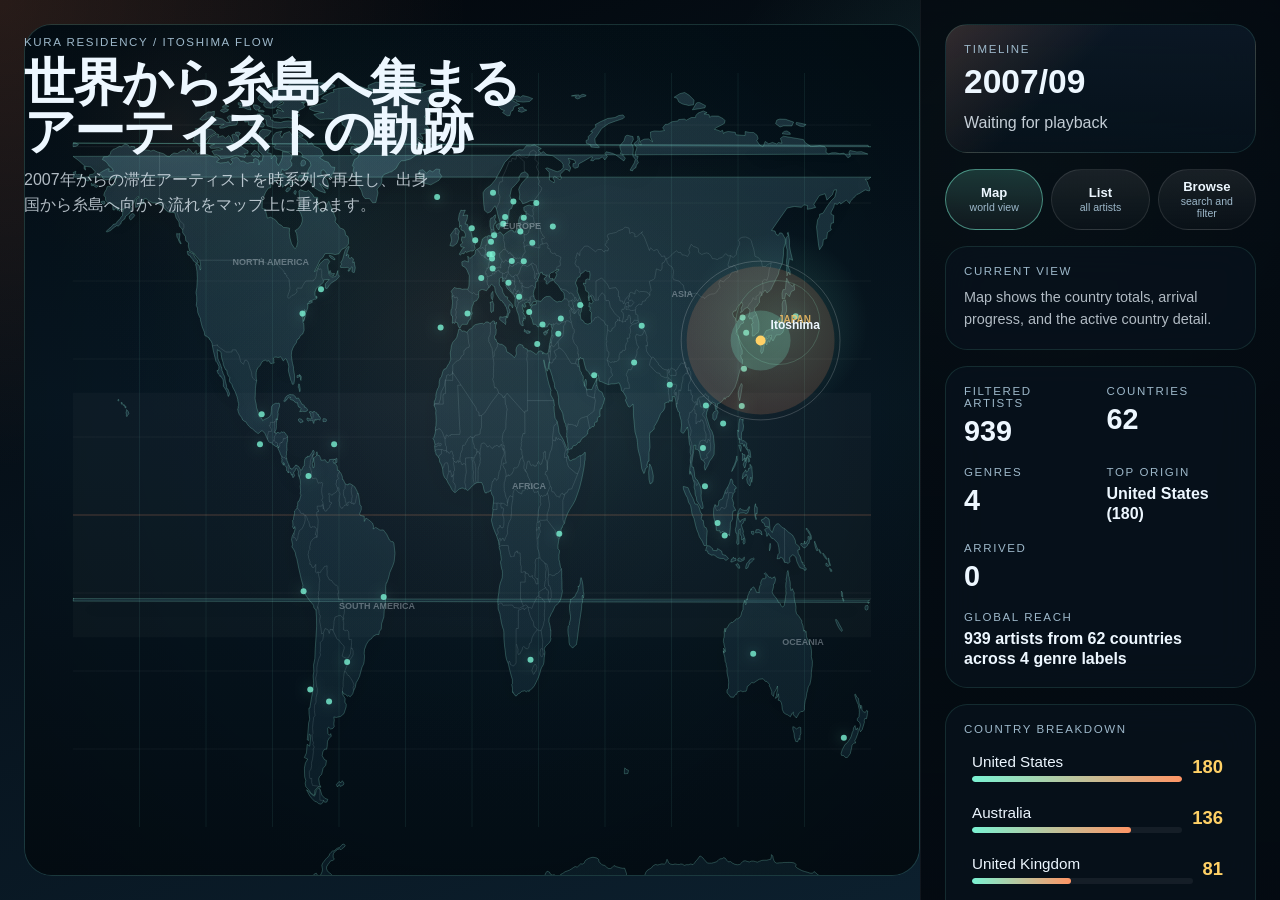
<file: index.html>
<!DOCTYPE html>
<html lang="ja">
  <head>
    <meta charset="UTF-8" />
    <meta name="viewport" content="width=device-width, initial-scale=1.0" />
    <title>Kura Residency Atlas</title>
    <link rel="stylesheet" href="./style.css" />
  </head>
  <body>
    <div class="app-shell">
      <main class="canvas-column">
        <section class="main-view is-active" data-main-panel="overview">
        <div class="hero-copy">
          <p class="eyebrow">Kura Residency / Itoshima Flow</p>
          <h1>世界から糸島へ集まるアーティストの軌跡</h1>
          <p class="description">
            2007年からの滞在アーティストを時系列で再生し、出身国から糸島へ向かう流れをマップ上に重ねます。
          </p>
        </div>
        <div id="sketch-root"></div>
        </section>

        <section class="main-view" data-main-panel="directory" hidden>
          <div class="main-stage">
            <section class="main-panel">
              <div class="main-panel-headline">
                <p class="eyebrow">Artist Directory</p>
                <h2>All Artists In One Place</h2>
                <p class="description">
                  Browse the full residency history as cards or as a monthly timeline. Search across artist names, countries, genres, and dates.
                </p>
              </div>
              <div class="directory-toolbar">
                <label class="control-row" for="directory-search">
                  <span>Search</span>
                  <input id="directory-search" type="search" placeholder="Artist, country, genre, month..." />
                </label>
                <div class="filter-grid directory-toolbar-grid">
                  <label class="control-row" for="directory-sort">
                    <span>Sort</span>
                    <select id="directory-sort">
                      <option value="date-desc">Newest First</option>
                      <option value="date-asc">Oldest First</option>
                      <option value="artist-asc">Artist A-Z</option>
                      <option value="country-asc">Country A-Z</option>
                    </select>
                  </label>
                  <div class="control-row">
                    <span>View</span>
                    <div class="view-toggle" id="directory-view-toggle">
                      <button type="button" class="view-toggle-button is-active" data-directory-view="cards">Cards</button>
                      <button type="button" class="view-toggle-button" data-directory-view="timeline">Timeline</button>
                    </div>
                  </div>
                </div>
              </div>
              <div id="directory-summary" class="directory-summary">Loading artists...</div>
              <div id="directory-list" class="directory-list directory-list-main"></div>
            </section>
          </div>
        </section>

        <section class="main-view" data-main-panel="filters" hidden>
          <div class="main-stage">
            <section class="main-panel main-panel-wide">
              <div class="main-panel-headline">
                <p class="eyebrow">Browse Mode</p>
                <h2>Filter The Residency Archive</h2>
                <p class="description">
                  Narrow the archive by period, country, and genre, then review the matching artists without the map getting in the way.
                </p>
              </div>
              <div class="filter-grid main-filter-grid">
                <label class="control-row" for="filter-start">
                  <span>From</span>
                  <select id="filter-start"></select>
                </label>
                <label class="control-row" for="filter-end">
                  <span>To</span>
                  <select id="filter-end"></select>
                </label>
                <label class="control-row" for="filter-country">
                  <span>Country</span>
                  <select id="filter-country"></select>
                </label>
                <label class="control-row" for="filter-genre">
                  <span>Genre</span>
                  <select id="filter-genre"></select>
                </label>
              </div>
              <div class="panel-label panel-label-spaced">Playback</div>
              <label class="control-row" for="speed-control">
                <span>Speed</span>
                <input id="speed-control" type="range" min="0.4" max="3" value="1.25" step="0.05" />
              </label>
              <div class="button-row">
                <button id="toggle-play" type="button">Pause</button>
                <button id="restart-play" type="button">Restart</button>
              </div>
            </section>

            <section class="main-panel">
              <div class="panel-label">Yearly Intake</div>
              <div id="browse-chart-summary" class="directory-summary">Loading yearly totals...</div>
              <div id="browse-year-chart" class="year-chart"></div>
              <div class="panel-label">Filtered Results</div>
              <div id="browse-summary" class="directory-summary">Loading filtered artists...</div>
              <div id="browse-list" class="directory-list directory-list-main"></div>
            </section>
          </div>
        </section>
      </main>

      <aside class="sidebar">
        <section class="panel panel-primary">
          <div class="panel-label">Timeline</div>
          <div id="current-date" class="big-date">Loading...</div>
          <div id="current-artist" class="current-artist">Preparing data...</div>
        </section>

        <section class="sidebar-tabs" aria-label="Sidebar sections">
          <button class="sidebar-tab is-active" type="button" data-sidebar-tab="overview">
            <span class="sidebar-tab-title">Map</span>
            <span class="sidebar-tab-note">world view</span>
          </button>
          <button class="sidebar-tab" type="button" data-sidebar-tab="directory">
            <span class="sidebar-tab-title">List</span>
            <span class="sidebar-tab-note">all artists</span>
          </button>
          <button class="sidebar-tab" type="button" data-sidebar-tab="filters">
            <span class="sidebar-tab-title">Browse</span>
            <span class="sidebar-tab-note">search and filter</span>
          </button>
        </section>

        <div class="sidebar-view is-active" data-sidebar-panel="overview">
          <section class="panel panel-helper">
            <div class="panel-label">Current View</div>
            <p class="panel-helper-copy">Map shows the country totals, arrival progress, and the active country detail.</p>
          </section>
          <section class="panel stats-grid">
            <div>
              <div class="stat-label">Filtered Artists</div>
              <div id="total-artists" class="stat-value">0</div>
            </div>
            <div>
              <div class="stat-label">Countries</div>
              <div id="country-count" class="stat-value">0</div>
            </div>
            <div>
              <div class="stat-label">Genres</div>
              <div id="genre-count" class="stat-value">0</div>
            </div>
            <div>
              <div class="stat-label">Top Origin</div>
              <div id="top-country" class="stat-value stat-value-small">-</div>
            </div>
            <div>
              <div class="stat-label">Arrived</div>
              <div id="arrived-count" class="stat-value">0</div>
            </div>
            <div class="stat-card-wide">
              <div class="stat-label">Global Reach</div>
              <div id="global-summary" class="stat-value stat-value-small">Building global map view...</div>
            </div>
          </section>

          <section class="panel">
            <div class="panel-label">Country Breakdown</div>
            <div id="country-list" class="country-list"></div>
          </section>

          <section class="panel">
            <div class="panel-label">Country Detail</div>
            <div id="country-detail" class="country-detail">
              <div id="detail-empty" class="detail-empty">Click a country dot on the map.</div>
              <div id="detail-content" class="detail-content" hidden>
                <div id="detail-country" class="detail-country">-</div>
                <div class="detail-stats">
                  <div><span class="detail-stat-label">Artists</span><span id="detail-count" class="detail-stat-value">0</span></div>
                  <div><span class="detail-stat-label">First</span><span id="detail-first" class="detail-stat-value">-</span></div>
                  <div><span class="detail-stat-label">Latest</span><span id="detail-latest" class="detail-stat-value">-</span></div>
                </div>
                <div id="detail-artists" class="detail-artists"></div>
              </div>
            </div>
          </section>
        </div>

        <div class="sidebar-view" data-sidebar-panel="filters" hidden>
          <section class="panel panel-helper">
            <div class="panel-label">Current View</div>
            <p class="panel-helper-copy">Browse now uses the main stage. Adjust filters in the center panel and use this sidebar to keep summary context.</p>
          </section>
        </div>

        <div class="sidebar-view" data-sidebar-panel="directory" hidden>
          <section class="panel panel-helper">
            <div class="panel-label">Current View</div>
            <p class="panel-helper-copy">List now fills the main stage. Search, sort, and view switches live in the center so the mode change is obvious.</p>
          </section>
        </div>
      </aside>
    </div>

    <script src="./data/visualization-data.js"></script>
    <script src="./data/world-land.js"></script>
    <script src="./data/world-countries.js"></script>
    <script src="./sketch.js"></script>
  </body>
</html>
</file>
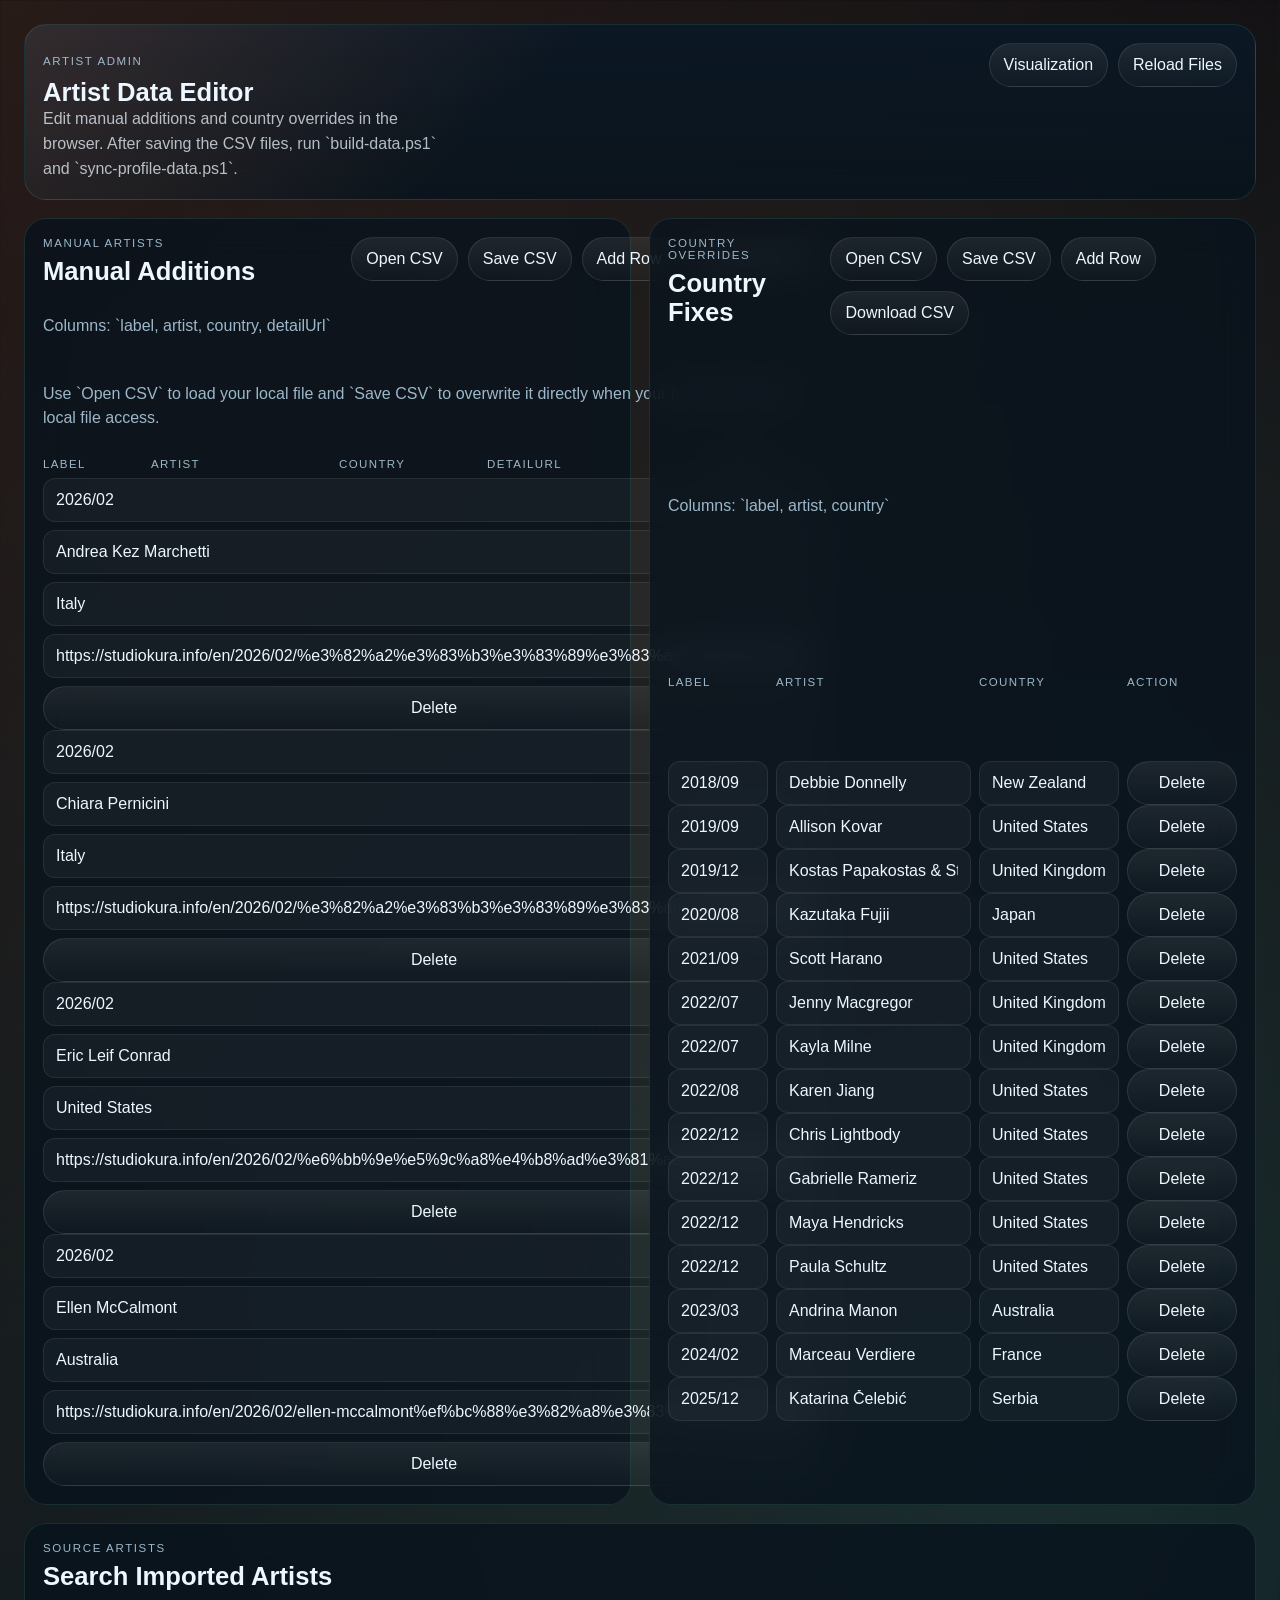
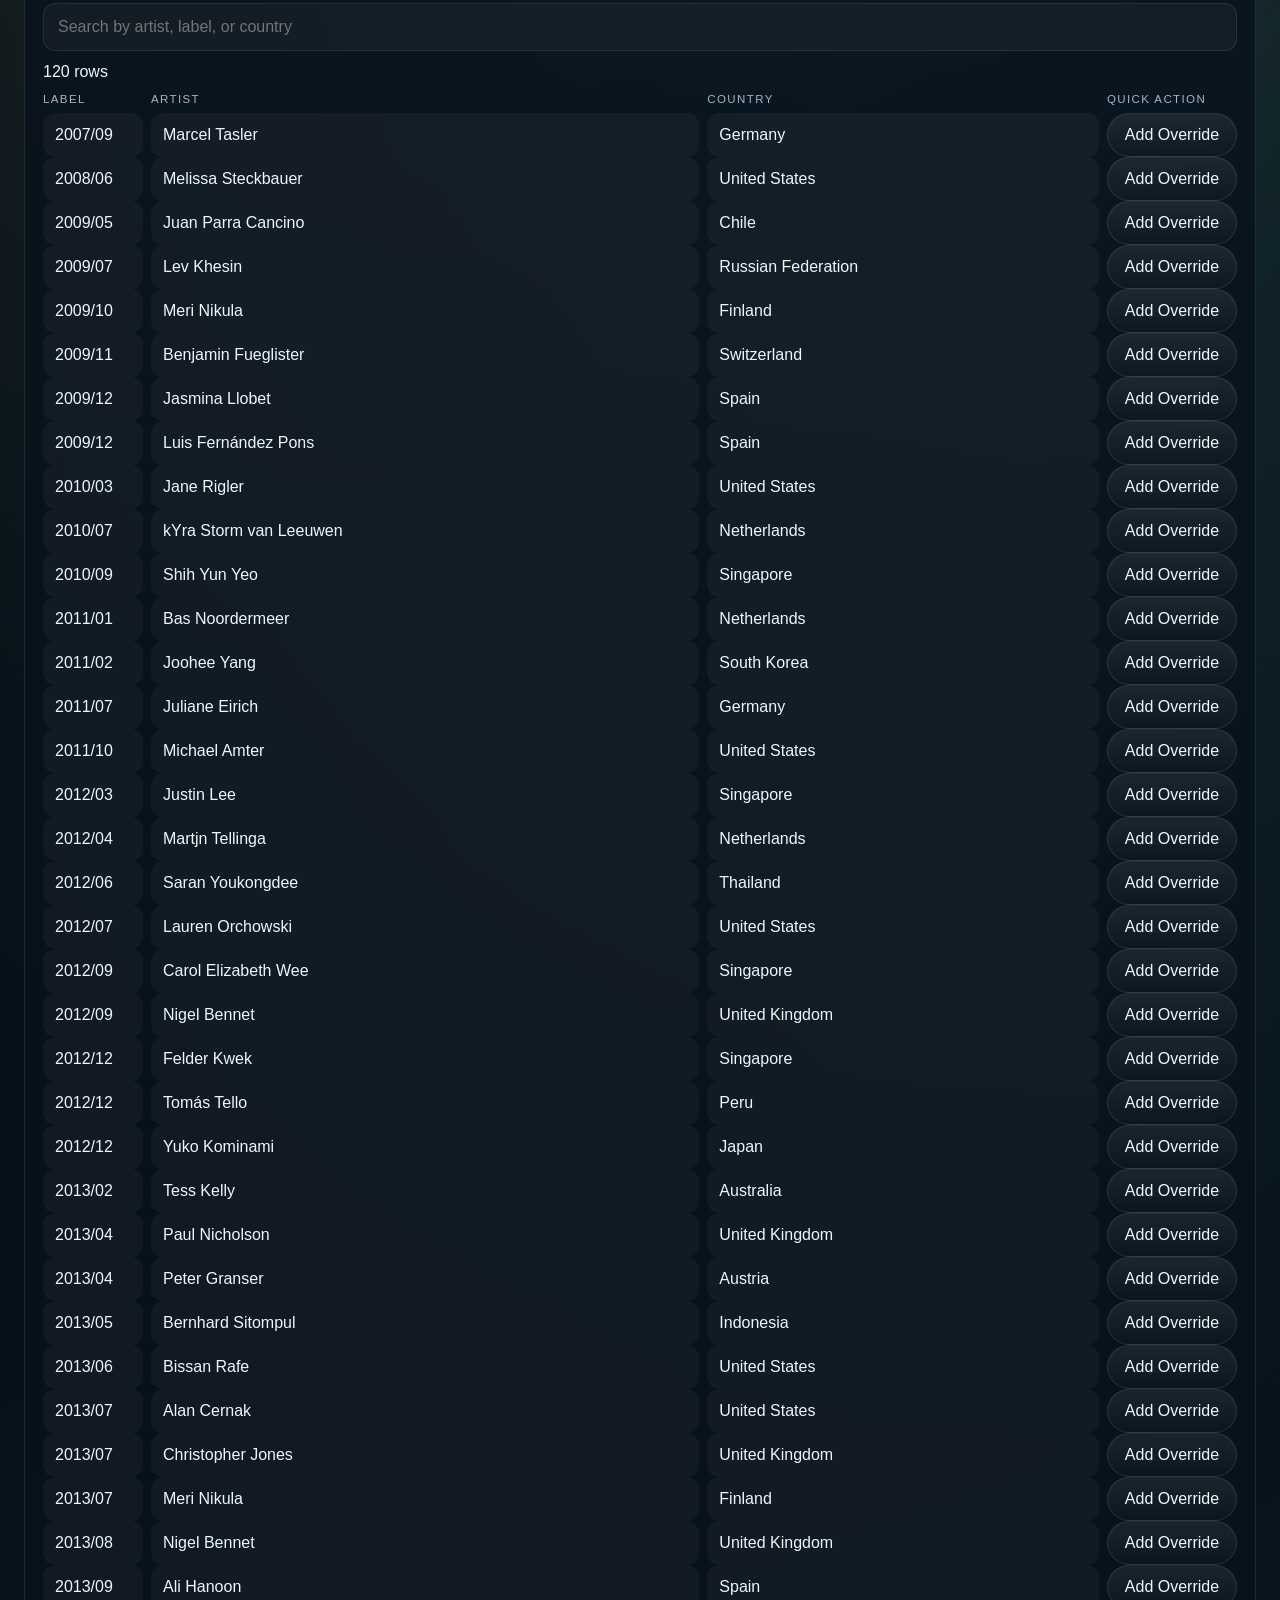
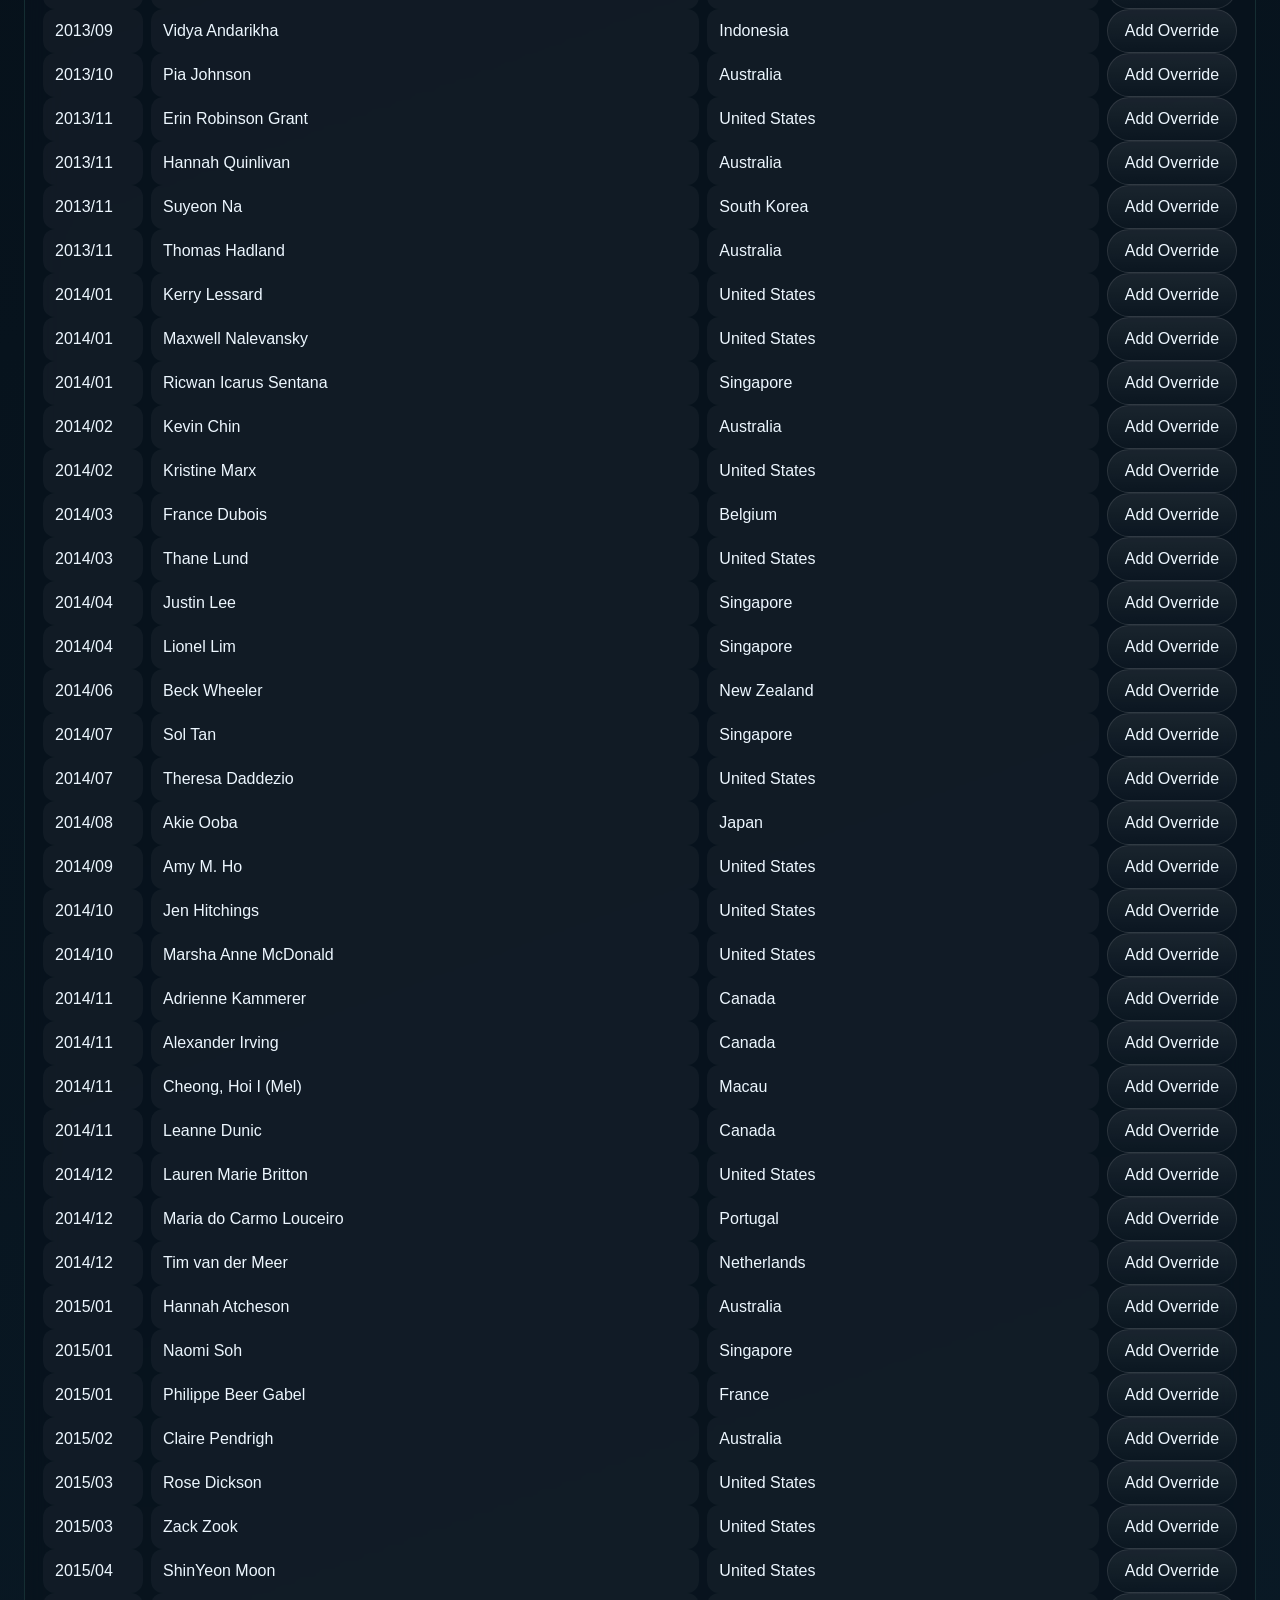
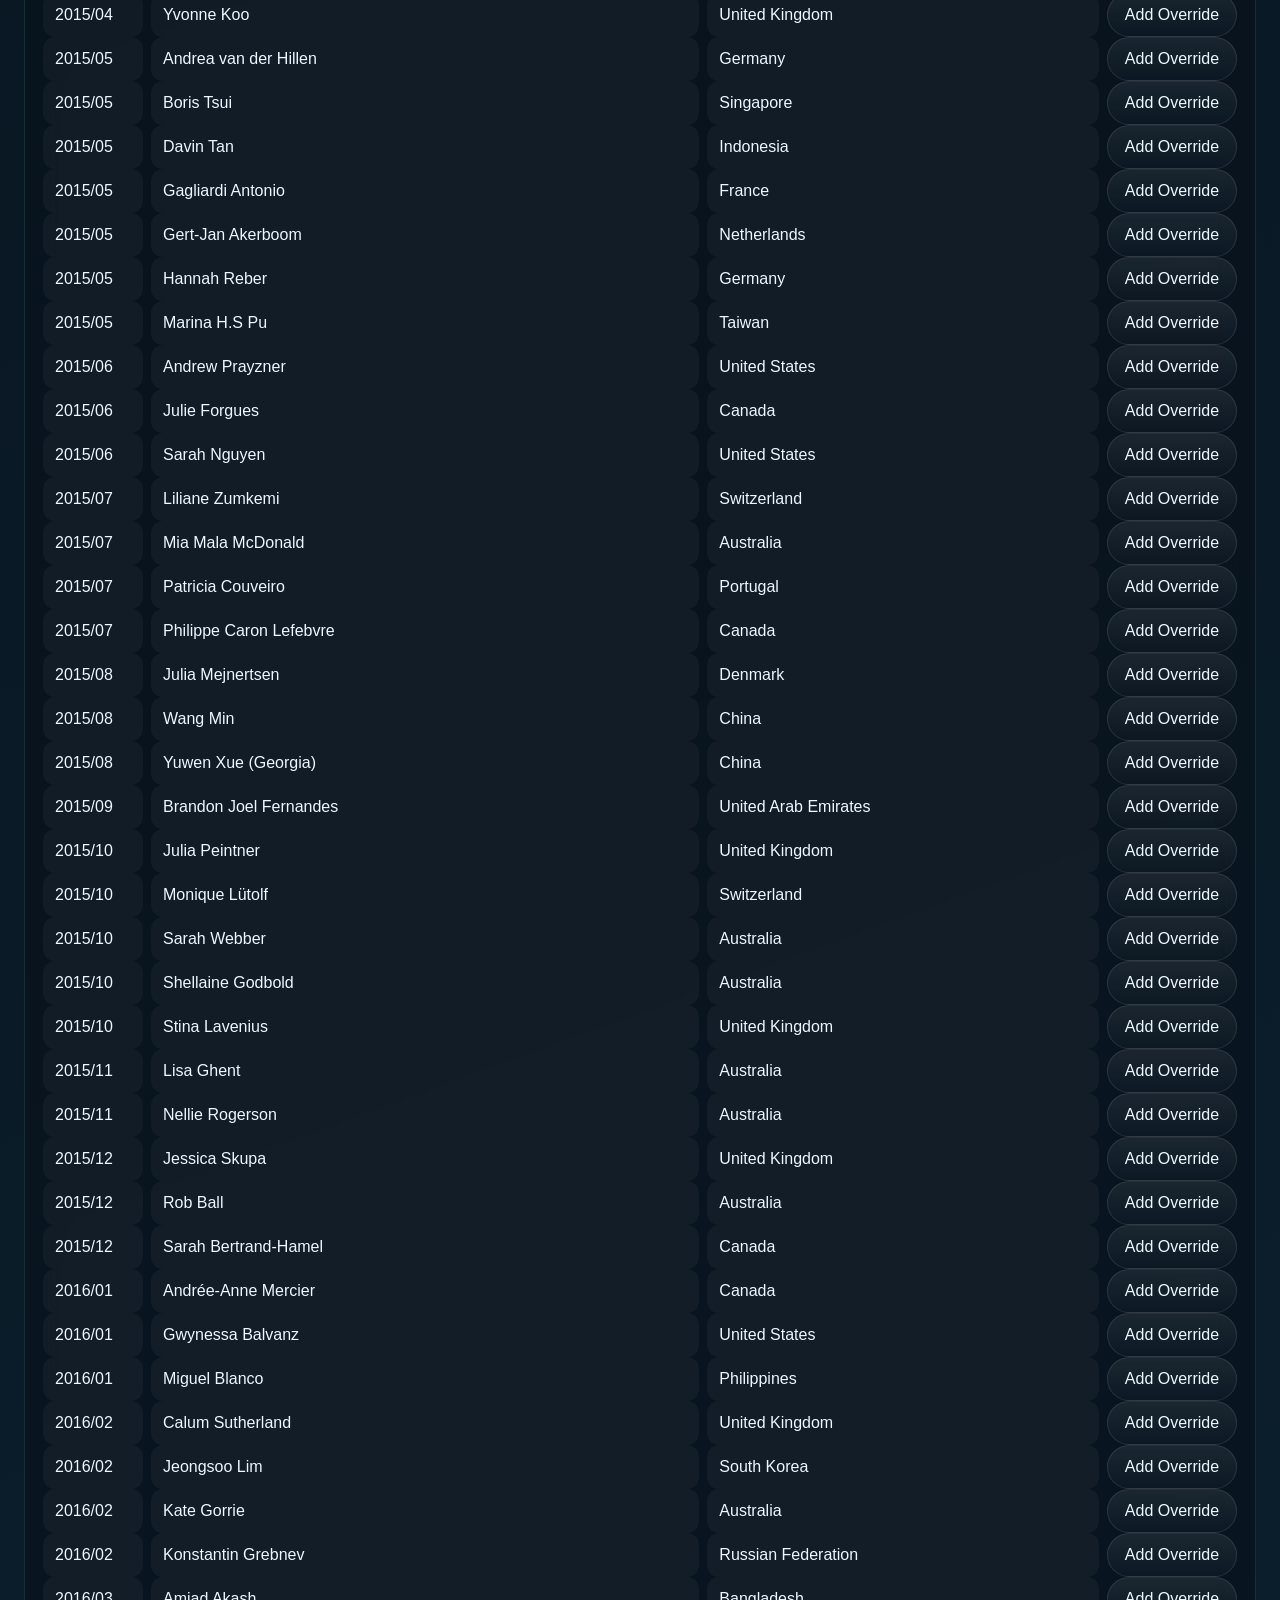
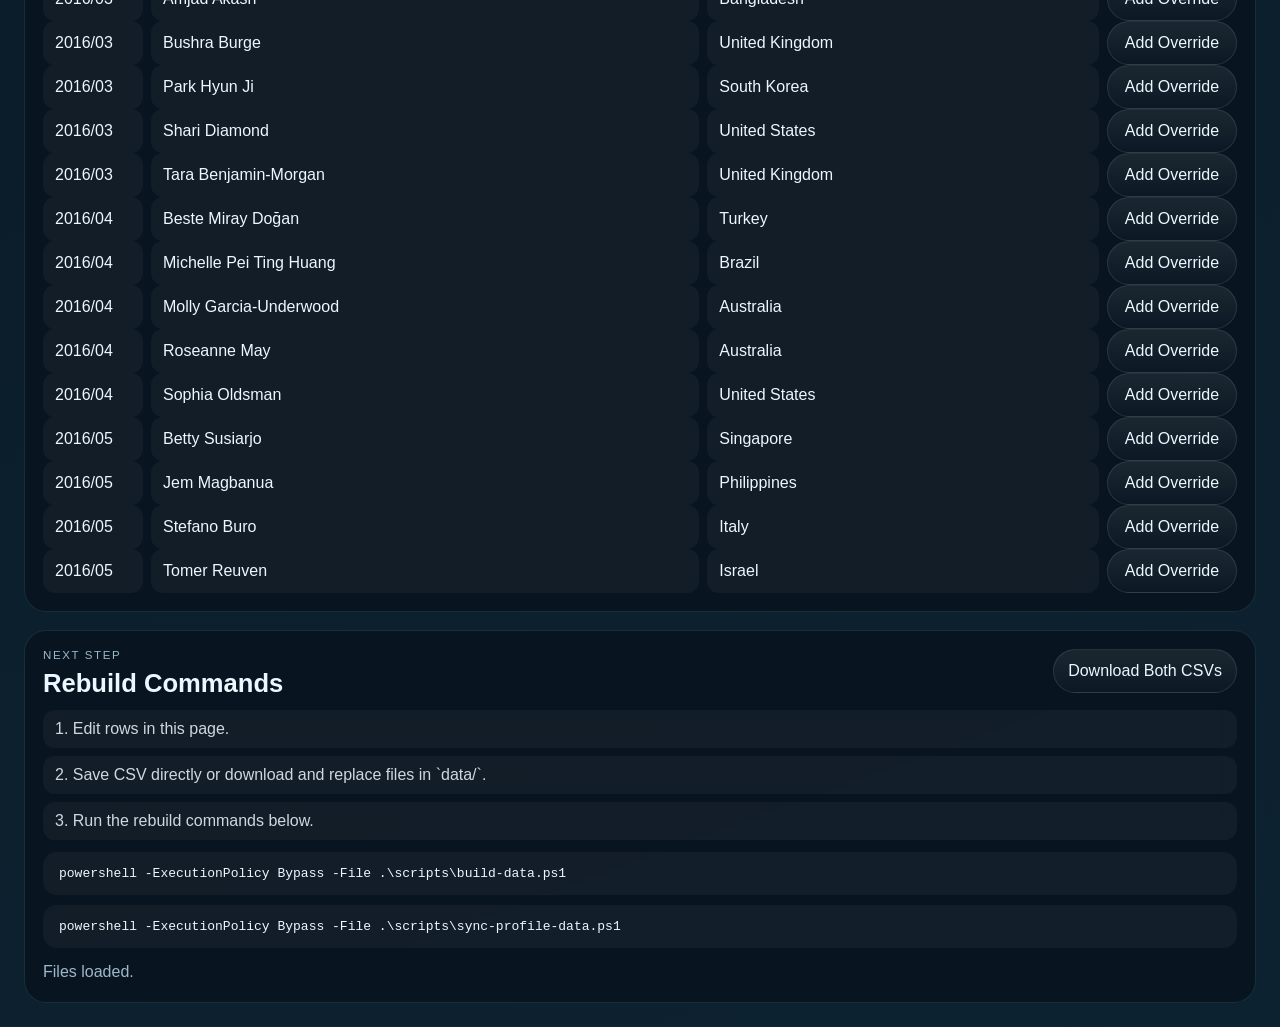
<file: editor.html>
<!DOCTYPE html>
<html lang="en">
  <head>
    <meta charset="UTF-8" />
    <meta name="viewport" content="width=device-width, initial-scale=1.0" />
    <title>Kura Artist Editor</title>
    <link rel="stylesheet" href="./style.css" />
  </head>
  <body class="editor-body">
    <div class="editor-shell">
      <header class="editor-hero panel panel-primary">
        <div>
          <p class="eyebrow">Artist Admin</p>
          <h1>Artist Data Editor</h1>
          <p class="description">
            Edit manual additions and country overrides in the browser. After saving the CSV files, run
            `build-data.ps1` and `sync-profile-data.ps1`.
          </p>
        </div>
        <div class="editor-hero-actions">
          <a class="editor-link-button" href="./index.html">Visualization</a>
          <button id="reload-data" type="button">Reload Files</button>
        </div>
      </header>

      <main class="editor-grid">
        <section class="panel editor-panel">
          <div class="editor-panel-head">
            <div>
              <div class="panel-label">Manual Artists</div>
              <h2>Manual Additions</h2>
            </div>
            <div class="editor-actions">
              <button id="open-manual-file" type="button">Open CSV</button>
              <button id="save-manual-file" type="button">Save CSV</button>
              <button id="add-manual-row" type="button">Add Row</button>
              <button id="download-manual" type="button">Download CSV</button>
            </div>
          </div>
          <p class="editor-note">Columns: `label, artist, country, detailUrl`</p>
          <p class="editor-note">Use `Open CSV` to load your local file and `Save CSV` to overwrite it directly when your browser supports local file access.</p>
          <div id="manual-table" class="editor-table"></div>
        </section>

        <section class="panel editor-panel">
          <div class="editor-panel-head">
            <div>
              <div class="panel-label">Country Overrides</div>
              <h2>Country Fixes</h2>
            </div>
            <div class="editor-actions">
              <button id="open-override-file" type="button">Open CSV</button>
              <button id="save-override-file" type="button">Save CSV</button>
              <button id="add-override-row" type="button">Add Row</button>
              <button id="download-overrides" type="button">Download CSV</button>
            </div>
          </div>
          <p class="editor-note">Columns: `label, artist, country`</p>
          <div id="override-table" class="editor-table"></div>
        </section>

        <section class="panel editor-panel editor-panel-wide">
          <div class="editor-panel-head">
            <div>
              <div class="panel-label">Source Artists</div>
              <h2>Search Imported Artists</h2>
            </div>
          </div>
          <div class="editor-search-bar">
            <input id="source-search" type="search" placeholder="Search by artist, label, or country" />
            <span id="source-count" class="editor-count">0 rows</span>
          </div>
          <div id="source-table" class="editor-table editor-table-readonly"></div>
        </section>

        <section class="panel editor-panel editor-panel-wide">
          <div class="editor-panel-head">
            <div>
              <div class="panel-label">Next Step</div>
              <h2>Rebuild Commands</h2>
            </div>
            <div class="editor-actions">
              <button id="export-all" type="button">Download Both CSVs</button>
            </div>
          </div>
          <div class="editor-checklist">
            <div class="editor-check-item">1. Edit rows in this page.</div>
            <div class="editor-check-item">2. Save CSV directly or download and replace files in `data/`.</div>
            <div class="editor-check-item">3. Run the rebuild commands below.</div>
          </div>
          <div class="editor-command-block">
            <code>powershell -ExecutionPolicy Bypass -File .\scripts\build-data.ps1</code>
            <code>powershell -ExecutionPolicy Bypass -File .\scripts\sync-profile-data.ps1</code>
          </div>
          <div id="editor-status" class="editor-status">Files loaded.</div>
        </section>
      </main>
    </div>

    <script src="./data/artists-data.js"></script>
    <script src="./editor.js"></script>
  </body>
</html>
</file>
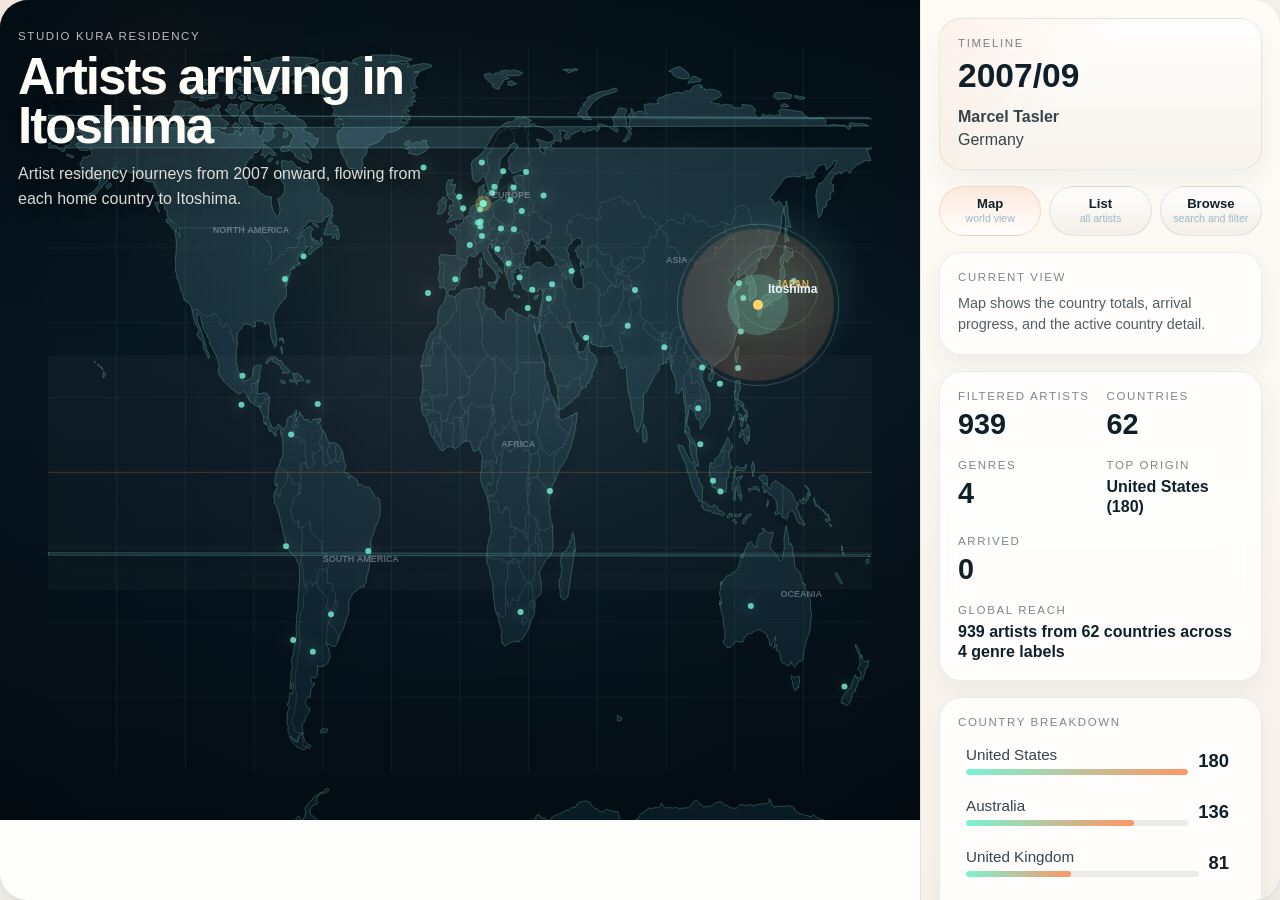
<file: embed.html>
<!DOCTYPE html>
<html lang="ja">
  <head>
    <meta charset="UTF-8" />
    <meta name="viewport" content="width=device-width, initial-scale=1.0" />
    <title>Kura Residency Atlas Embed</title>
    <link rel="stylesheet" href="./style.css" />
  </head>
  <body class="embed-mode">
    <div class="app-shell">
      <main class="canvas-column">
        <section class="main-view is-active" data-main-panel="overview">
          <div class="hero-copy">
            <p class="eyebrow">Studio Kura Residency</p>
            <h1>Artists arriving in Itoshima</h1>
            <p class="description">
              Artist residency journeys from 2007 onward, flowing from each home country to Itoshima.
            </p>
          </div>
          <div id="sketch-root"></div>
        </section>

        <section class="main-view" data-main-panel="directory" hidden>
          <div class="main-stage">
            <section class="main-panel">
              <div class="main-panel-headline">
                <p class="eyebrow">Artist Directory</p>
                <h2>All Artists In One Place</h2>
                <p class="description">
                  Browse the full residency history as cards or as a monthly timeline. Search across artist names, countries, genres, and dates.
                </p>
              </div>
              <div class="directory-toolbar">
                <label class="control-row" for="directory-search">
                  <span>Search</span>
                  <input id="directory-search" type="search" placeholder="Artist, country, genre, month..." />
                </label>
                <div class="filter-grid directory-toolbar-grid">
                  <label class="control-row" for="directory-sort">
                    <span>Sort</span>
                    <select id="directory-sort">
                      <option value="date-desc">Newest First</option>
                      <option value="date-asc">Oldest First</option>
                      <option value="artist-asc">Artist A-Z</option>
                      <option value="country-asc">Country A-Z</option>
                    </select>
                  </label>
                  <div class="control-row">
                    <span>View</span>
                    <div class="view-toggle" id="directory-view-toggle">
                      <button type="button" class="view-toggle-button is-active" data-directory-view="cards">Cards</button>
                      <button type="button" class="view-toggle-button" data-directory-view="timeline">Timeline</button>
                    </div>
                  </div>
                </div>
              </div>
              <div id="directory-summary" class="directory-summary">Loading artists...</div>
              <div id="directory-list" class="directory-list directory-list-main"></div>
            </section>
          </div>
        </section>

        <section class="main-view" data-main-panel="filters" hidden>
          <div class="main-stage">
            <section class="main-panel main-panel-wide">
              <div class="main-panel-headline">
                <p class="eyebrow">Browse Mode</p>
                <h2>Filter The Residency Archive</h2>
                <p class="description">
                  Narrow the archive by period, country, and genre, then review the matching artists without the map getting in the way.
                </p>
              </div>
              <div class="filter-grid main-filter-grid">
                <label class="control-row" for="filter-start">
                  <span>From</span>
                  <select id="filter-start"></select>
                </label>
                <label class="control-row" for="filter-end">
                  <span>To</span>
                  <select id="filter-end"></select>
                </label>
                <label class="control-row" for="filter-country">
                  <span>Country</span>
                  <select id="filter-country"></select>
                </label>
                <label class="control-row" for="filter-genre">
                  <span>Genre</span>
                  <select id="filter-genre"></select>
                </label>
              </div>
              <div class="panel-label panel-label-spaced">Playback</div>
              <label class="control-row" for="speed-control">
                <span>Speed</span>
                <input id="speed-control" type="range" min="0.4" max="3" value="1.25" step="0.05" />
              </label>
              <div class="button-row">
                <button id="toggle-play" type="button">Pause</button>
                <button id="restart-play" type="button">Restart</button>
              </div>
            </section>

            <section class="main-panel">
              <div class="panel-label">Yearly Intake</div>
              <div id="browse-chart-summary" class="directory-summary">Loading yearly totals...</div>
              <div id="browse-year-chart" class="year-chart"></div>
              <div class="panel-label">Filtered Results</div>
              <div id="browse-summary" class="directory-summary">Loading filtered artists...</div>
              <div id="browse-list" class="directory-list directory-list-main"></div>
            </section>
          </div>
        </section>
      </main>

      <aside class="sidebar">
        <section class="panel panel-primary">
          <div class="panel-label">Timeline</div>
          <div id="current-date" class="big-date">Loading...</div>
          <div id="current-artist" class="current-artist">Preparing data...</div>
        </section>

        <section class="sidebar-tabs" aria-label="Sidebar sections">
          <button class="sidebar-tab is-active" type="button" data-sidebar-tab="overview">
            <span class="sidebar-tab-title">Map</span>
            <span class="sidebar-tab-note">world view</span>
          </button>
          <button class="sidebar-tab" type="button" data-sidebar-tab="directory">
            <span class="sidebar-tab-title">List</span>
            <span class="sidebar-tab-note">all artists</span>
          </button>
          <button class="sidebar-tab" type="button" data-sidebar-tab="filters">
            <span class="sidebar-tab-title">Browse</span>
            <span class="sidebar-tab-note">search and filter</span>
          </button>
        </section>

        <div class="sidebar-view is-active" data-sidebar-panel="overview">
          <section class="panel panel-helper">
            <div class="panel-label">Current View</div>
            <p class="panel-helper-copy">Map shows the country totals, arrival progress, and the active country detail.</p>
          </section>
          <section class="panel stats-grid">
            <div>
              <div class="stat-label">Filtered Artists</div>
              <div id="total-artists" class="stat-value">0</div>
            </div>
            <div>
              <div class="stat-label">Countries</div>
              <div id="country-count" class="stat-value">0</div>
            </div>
            <div>
              <div class="stat-label">Genres</div>
              <div id="genre-count" class="stat-value">0</div>
            </div>
            <div>
              <div class="stat-label">Top Origin</div>
              <div id="top-country" class="stat-value stat-value-small">-</div>
            </div>
            <div>
              <div class="stat-label">Arrived</div>
              <div id="arrived-count" class="stat-value">0</div>
            </div>
            <div class="stat-card-wide">
              <div class="stat-label">Global Reach</div>
              <div id="global-summary" class="stat-value stat-value-small">Building global map view...</div>
            </div>
          </section>

          <section class="panel">
            <div class="panel-label">Country Breakdown</div>
            <div id="country-list" class="country-list"></div>
          </section>

          <section class="panel">
            <div class="panel-label">Country Detail</div>
            <div id="country-detail" class="country-detail">
              <div id="detail-empty" class="detail-empty">Click a country dot on the map.</div>
              <div id="detail-content" class="detail-content" hidden>
                <div id="detail-country" class="detail-country">-</div>
                <div class="detail-stats">
                  <div><span class="detail-stat-label">Artists</span><span id="detail-count" class="detail-stat-value">0</span></div>
                  <div><span class="detail-stat-label">First</span><span id="detail-first" class="detail-stat-value">-</span></div>
                  <div><span class="detail-stat-label">Latest</span><span id="detail-latest" class="detail-stat-value">-</span></div>
                </div>
                <div id="detail-artists" class="detail-artists"></div>
              </div>
            </div>
          </section>
        </div>

        <div class="sidebar-view" data-sidebar-panel="filters" hidden>
          <section class="panel panel-helper">
            <div class="panel-label">Current View</div>
            <p class="panel-helper-copy">Browse now uses the main stage. Adjust filters in the center panel and use this sidebar to keep summary context.</p>
          </section>
        </div>

        <div class="sidebar-view" data-sidebar-panel="directory" hidden>
          <section class="panel panel-helper">
            <div class="panel-label">Current View</div>
            <p class="panel-helper-copy">List now fills the main stage. Search, sort, and view switches live in the center so the mode change is obvious.</p>
          </section>
        </div>
      </aside>
    </div>

    <script src="./data/visualization-data.js"></script>
    <script src="./data/world-land.js"></script>
    <script src="./data/world-countries.js"></script>
    <script src="./sketch.js"></script>
  </body>
</html>
</file>
<file: style.css>
:root {
  --bg: #07131d;
  --bg-soft: rgba(12, 29, 42, 0.72);
  --line: rgba(145, 226, 255, 0.25);
  --ink: #edf7ff;
  --muted: #9db8ca;
  --accent: #7af2d3;
  --accent-2: #ff9565;
  --accent-3: #ffd166;
  --panel: rgba(8, 18, 29, 0.78);
}

* {
  box-sizing: border-box;
}

html,
body {
  margin: 0;
  min-height: 100%;
  background:
    radial-gradient(circle at top left, rgba(255, 149, 101, 0.15), transparent 30%),
    radial-gradient(circle at 80% 20%, rgba(122, 242, 211, 0.12), transparent 26%),
    linear-gradient(160deg, #02060b 0%, #07131d 45%, #0d2231 100%);
  color: var(--ink);
  font-family: "Space Grotesk", "Noto Sans JP", sans-serif;
}

body {
  overflow: hidden;
}

body.embed-mode {
  background:
    radial-gradient(circle at top left, rgba(255, 149, 101, 0.1), transparent 26%),
    radial-gradient(circle at 80% 20%, rgba(122, 242, 211, 0.08), transparent 24%),
    #f6f4ef;
  color: #10202b;
}

.app-shell {
  display: grid;
  grid-template-columns: minmax(0, 1fr) 360px;
  min-height: 100vh;
}

.embed-mode .app-shell {
  min-height: 820px;
  background: rgba(255, 255, 255, 0.88);
  border-radius: 28px;
  overflow: hidden;
  box-shadow:
    0 24px 60px rgba(16, 32, 43, 0.08),
    0 4px 16px rgba(16, 32, 43, 0.06);
}

.canvas-column {
  position: relative;
  padding: 24px 0 24px 24px;
}

.embed-mode .canvas-column {
  padding: 0;
}

.main-view {
  min-height: calc(100vh - 48px);
}

.main-stage {
  min-height: calc(100vh - 48px);
  display: grid;
  gap: 18px;
  align-content: start;
  grid-template-columns: repeat(2, minmax(0, 1fr));
}

.hero-copy {
  position: absolute;
  z-index: 2;
  top: 24px;
  left: 24px;
  width: min(520px, calc(100% - 72px));
  pointer-events: none;
}

.embed-mode .hero-copy {
  top: 18px;
  left: 18px;
  width: min(420px, calc(100% - 36px));
}

.embed-mode .eyebrow {
  color: rgba(255, 255, 255, 0.72);
}

.embed-mode .hero-copy h1 {
  color: #fffdf8;
  text-shadow: 0 6px 24px rgba(0, 0, 0, 0.28);
}

.embed-mode .description {
  color: rgba(255, 250, 242, 0.86);
  text-shadow: 0 4px 18px rgba(0, 0, 0, 0.2);
}

.eyebrow,
.panel-label,
.stat-label {
  text-transform: uppercase;
  letter-spacing: 0.14em;
  font-size: 0.72rem;
  color: var(--muted);
}

.hero-copy h1 {
  margin: 8px 0 12px;
  font-size: clamp(2rem, 4vw, 4.5rem);
  line-height: 0.95;
  letter-spacing: -0.04em;
}

.description {
  margin: 0;
  max-width: 46ch;
  color: rgba(237, 247, 255, 0.74);
  line-height: 1.55;
}

.main-panel {
  padding: 28px;
  border-radius: 28px;
  background:
    linear-gradient(180deg, rgba(11, 24, 37, 0.95), rgba(7, 19, 29, 0.86));
  border: 1px solid rgba(122, 242, 211, 0.14);
  box-shadow:
    inset 0 0 0 1px rgba(255, 255, 255, 0.03),
    0 18px 44px rgba(0, 0, 0, 0.24);
}

.main-panel-wide {
  grid-column: 1 / -1;
}

.main-panel-headline {
  display: grid;
  gap: 10px;
  margin-bottom: 18px;
}

.main-panel-headline h2 {
  margin: 0;
  font-size: clamp(1.6rem, 2.4vw, 2.8rem);
  line-height: 1;
  letter-spacing: -0.04em;
}

#sketch-root {
  width: 100%;
  height: calc(100vh - 48px);
  border-radius: 28px;
  overflow: hidden;
  background:
    radial-gradient(circle at 78% 24%, rgba(122, 242, 211, 0.08), transparent 20%),
    radial-gradient(circle at 24% 16%, rgba(255, 149, 101, 0.08), transparent 24%),
    linear-gradient(180deg, rgba(7, 19, 29, 0.72), rgba(7, 19, 29, 0.26));
  border: 1px solid rgba(122, 242, 211, 0.16);
  box-shadow:
    inset 0 0 0 1px rgba(255, 255, 255, 0.03),
    inset 0 -80px 120px rgba(0, 0, 0, 0.24);
}

.embed-mode #sketch-root {
  height: 820px;
  border-radius: 0;
  border: 0;
}

.embed-mode .main-panel {
  border-radius: 0;
  border: 0;
  background: rgba(255, 255, 255, 0.92);
  box-shadow: none;
}

.sidebar {
  padding: 24px;
  display: grid;
  gap: 16px;
  align-content: start;
  overflow-y: auto;
  height: 100vh;
  background: linear-gradient(180deg, rgba(3, 8, 14, 0.75), rgba(3, 8, 14, 0.9));
  border-left: 1px solid rgba(255, 255, 255, 0.05);
}

.embed-mode .sidebar {
  padding: 18px;
  background: linear-gradient(180deg, rgba(255, 252, 247, 0.96), rgba(246, 241, 233, 0.96));
  border-left: 1px solid rgba(16, 32, 43, 0.08);
}

.sidebar-tabs {
  display: grid;
  grid-template-columns: repeat(3, 1fr);
  gap: 8px;
}

.sidebar-tab {
  min-height: 42px;
  padding: 10px 12px;
  border-radius: 999px;
  display: grid;
  gap: 2px;
  justify-items: center;
  align-content: center;
  text-align: center;
}

.sidebar-tab-title {
  font-size: 0.82rem;
  font-weight: 700;
  line-height: 1.1;
}

.sidebar-tab-note {
  font-size: 0.66rem;
  color: var(--muted);
  line-height: 1.1;
}

.sidebar-tab.is-active {
  border-color: rgba(122, 242, 211, 0.5);
  background: linear-gradient(180deg, rgba(122, 242, 211, 0.18), rgba(255, 255, 255, 0.04));
}

.embed-mode .sidebar-tab.is-active {
  border-color: rgba(255, 149, 101, 0.32);
  background: linear-gradient(180deg, rgba(255, 149, 101, 0.16), rgba(255, 255, 255, 0.92));
}

.sidebar-view {
  display: grid;
  gap: 16px;
}

.panel-helper-copy {
  margin: 10px 0 0;
  color: rgba(237, 247, 255, 0.74);
  line-height: 1.5;
  font-size: 0.9rem;
}

.embed-mode .panel-helper-copy {
  color: rgba(16, 32, 43, 0.72);
}

.embed-mode .panel {
  background: rgba(255, 255, 255, 0.82);
  border-color: rgba(16, 32, 43, 0.08);
  box-shadow: 0 10px 24px rgba(16, 32, 43, 0.05);
}

.embed-mode .panel-primary {
  background:
    linear-gradient(135deg, rgba(255, 149, 101, 0.12), transparent 42%),
    linear-gradient(180deg, rgba(255, 255, 255, 0.96), rgba(247, 242, 234, 0.92));
}

.embed-mode .panel-label,
.embed-mode .stat-label {
  color: rgba(16, 32, 43, 0.54);
}

.embed-mode .big-date,
.embed-mode .stat-value,
.embed-mode .country-count {
  color: #10202b;
}

.embed-mode .current-artist,
.embed-mode .country-title,
.embed-mode .control-row {
  color: rgba(16, 32, 43, 0.84);
}

.embed-mode .country-bar {
  background: rgba(16, 32, 43, 0.08);
}

.embed-mode .detail-empty,
.embed-mode .detail-artist-date,
.embed-mode .detail-stat-label {
  color: rgba(16, 32, 43, 0.54);
}

.embed-mode .detail-artist {
  background: rgba(16, 32, 43, 0.05);
}

.embed-mode .detail-artist-link {
  color: #b85a2f;
}

.embed-mode .country-row:hover {
  background: rgba(16, 32, 43, 0.05);
}

.embed-mode .country-row.is-active {
  background: rgba(255, 149, 101, 0.12);
}

.embed-mode button {
  border-color: rgba(16, 32, 43, 0.1);
  background: linear-gradient(180deg, rgba(255, 255, 255, 0.96), rgba(243, 238, 230, 0.95));
  color: #10202b;
}

.embed-mode button:hover {
  border-color: rgba(255, 149, 101, 0.35);
}

.panel {
  padding: 18px;
  border-radius: 22px;
  background: var(--panel);
  border: 1px solid rgba(122, 242, 211, 0.12);
  backdrop-filter: blur(18px);
}

.panel-primary {
  background:
    linear-gradient(135deg, rgba(255, 149, 101, 0.16), transparent 40%),
    linear-gradient(180deg, rgba(11, 24, 37, 0.95), rgba(7, 19, 29, 0.82));
}

.big-date {
  margin-top: 10px;
  font-size: 2.1rem;
  font-weight: 700;
  line-height: 1;
}

.current-artist {
  margin-top: 12px;
  color: rgba(237, 247, 255, 0.82);
  line-height: 1.45;
}

.stats-grid {
  display: grid;
  grid-template-columns: 1fr 1fr;
  gap: 18px 12px;
}

.stat-card-wide {
  grid-column: 1 / -1;
}

.stat-value {
  margin-top: 6px;
  font-size: 1.8rem;
  font-weight: 700;
}

.stat-value-small {
  font-size: 1rem;
  line-height: 1.25;
}

.country-list {
  margin-top: 12px;
  max-height: 34vh;
  overflow: auto;
  display: grid;
  gap: 10px;
  padding-right: 6px;
}

.country-row {
  display: grid;
  grid-template-columns: minmax(0, 1fr) auto;
  gap: 10px;
  align-items: center;
  padding: 6px 8px;
  border-radius: 14px;
  cursor: pointer;
  transition: background 140ms ease;
}

.country-row:hover {
  background: rgba(255, 255, 255, 0.05);
}

.country-row.is-active {
  background: rgba(255, 209, 102, 0.12);
}

.country-name {
  display: grid;
  gap: 6px;
}

.country-title {
  display: flex;
  justify-content: space-between;
  gap: 8px;
  font-size: 0.95rem;
}

.country-bar {
  height: 6px;
  border-radius: 999px;
  background: rgba(255, 255, 255, 0.06);
  overflow: hidden;
}

.country-bar-fill {
  height: 100%;
  border-radius: inherit;
  background: linear-gradient(90deg, var(--accent), var(--accent-2));
}

.country-count {
  font-size: 1.15rem;
  font-weight: 700;
  color: var(--accent-3);
}

.country-detail {
  margin-top: 12px;
}

.detail-empty {
  color: rgba(237, 247, 255, 0.62);
  line-height: 1.5;
}

.detail-country {
  font-size: 1.25rem;
  font-weight: 700;
}

.detail-stats {
  margin-top: 12px;
  display: grid;
  grid-template-columns: repeat(3, 1fr);
  gap: 10px;
}

.detail-stat-label {
  display: block;
  font-size: 0.72rem;
  letter-spacing: 0.1em;
  text-transform: uppercase;
  color: var(--muted);
}

.detail-stat-value {
  display: block;
  margin-top: 4px;
  font-weight: 700;
}

.detail-artists {
  margin-top: 14px;
  max-height: 22vh;
  overflow: auto;
  display: grid;
  gap: 8px;
  padding-right: 6px;
}

.detail-artist {
  display: grid;
  grid-template-columns: minmax(0, 1fr);
  gap: 6px;
  align-items: start;
  padding: 8px 10px;
  border-radius: 12px;
  background: rgba(255, 255, 255, 0.05);
  line-height: 1.35;
}

.detail-artist-copy {
  min-width: 0;
}

.detail-artist-date {
  display: block;
  font-size: 0.76rem;
  color: var(--muted);
}

.detail-artist-link {
  display: inline-block;
  margin-top: 4px;
  color: var(--accent-3);
  text-decoration: none;
  font-size: 0.8rem;
}

.detail-artist-link:hover {
  text-decoration: underline;
}

.controls-panel {
  align-self: start;
}

.panel-label-spaced {
  margin-top: 16px;
}

.control-row {
  margin-top: 14px;
  display: grid;
  gap: 10px;
  color: rgba(237, 247, 255, 0.86);
}

.filter-grid {
  display: grid;
  grid-template-columns: 1fr 1fr;
  gap: 10px;
}

.directory-list {
  margin-top: 12px;
  max-height: 46vh;
  overflow: auto;
  display: grid;
  gap: 8px;
  padding-right: 6px;
}

.directory-list-main {
  max-height: 56vh;
}

.year-chart {
  margin: 12px 0 20px;
  display: grid;
  grid-template-columns: repeat(auto-fit, minmax(44px, 1fr));
  gap: 10px;
  align-items: end;
  min-height: 180px;
}

.year-bar {
  min-height: 180px;
  padding: 10px 6px 8px;
  border-radius: 18px;
  display: grid;
  gap: 8px;
  align-items: end;
  justify-items: center;
  background: rgba(255, 255, 255, 0.04);
}

.year-bar:hover {
  border-color: rgba(255, 209, 102, 0.35);
}

.year-bar.is-active {
  border-color: rgba(255, 209, 102, 0.55);
  background: linear-gradient(180deg, rgba(255, 209, 102, 0.16), rgba(255, 255, 255, 0.04));
}

.year-bar-count {
  font-size: 0.74rem;
  color: var(--muted);
}

.year-bar-track {
  width: 100%;
  height: 112px;
  display: flex;
  align-items: end;
  justify-content: center;
}

.year-bar-fill {
  width: 100%;
  max-width: 28px;
  min-height: 12px;
  border-radius: 999px 999px 8px 8px;
  background: linear-gradient(180deg, var(--accent), var(--accent-2));
  box-shadow: 0 8px 24px rgba(122, 242, 211, 0.18);
}

.year-bar-label {
  font-size: 0.72rem;
  color: rgba(237, 247, 255, 0.82);
  writing-mode: vertical-rl;
  text-orientation: mixed;
}

.directory-toolbar {
  display: grid;
  gap: 12px;
  margin-bottom: 12px;
}

.directory-toolbar-grid {
  align-items: start;
}

.directory-summary {
  margin-bottom: 12px;
  color: rgba(237, 247, 255, 0.72);
  line-height: 1.45;
  font-size: 0.84rem;
}

.view-toggle {
  display: grid;
  grid-template-columns: repeat(2, 1fr);
  gap: 8px;
}

.view-toggle-button {
  min-height: 42px;
  padding: 10px 12px;
}

.view-toggle-button.is-active {
  border-color: rgba(122, 242, 211, 0.5);
  background: linear-gradient(180deg, rgba(122, 242, 211, 0.18), rgba(255, 255, 255, 0.04));
}

.embed-mode .main-panel-headline h2 {
  color: #10202b;
}

.embed-mode .main-panel .eyebrow {
  color: rgba(16, 32, 43, 0.54);
}

.embed-mode .main-panel .description {
  color: rgba(16, 32, 43, 0.72);
  text-shadow: none;
}

.embed-mode .directory-summary {
  color: rgba(16, 32, 43, 0.68);
}

.embed-mode .year-bar {
  background: rgba(16, 32, 43, 0.05);
}

.embed-mode .year-bar.is-active {
  background: linear-gradient(180deg, rgba(255, 149, 101, 0.14), rgba(16, 32, 43, 0.03));
}

.embed-mode .year-bar-label,
.embed-mode .year-bar-count {
  color: rgba(16, 32, 43, 0.7);
}

.directory-card {
  padding: 10px 12px;
  border-radius: 14px;
  background: rgba(255, 255, 255, 0.05);
  display: grid;
  gap: 6px;
}

.directory-card-compact {
  gap: 4px;
}

.directory-title {
  display: flex;
  justify-content: space-between;
  gap: 8px;
  align-items: start;
  font-size: 0.92rem;
}

.directory-period {
  color: var(--accent-3);
  font-size: 0.76rem;
  white-space: nowrap;
}

.directory-meta {
  display: flex;
  flex-wrap: wrap;
  gap: 6px;
}

.directory-pill {
  display: inline-flex;
  align-items: center;
  padding: 4px 8px;
  border-radius: 999px;
  background: rgba(122, 242, 211, 0.1);
  color: rgba(237, 247, 255, 0.82);
  font-size: 0.74rem;
}

.directory-link {
  color: var(--accent-3);
  text-decoration: none;
  font-size: 0.8rem;
}

.directory-link:hover {
  text-decoration: underline;
}

.directory-group {
  display: grid;
  gap: 10px;
}

.directory-group-header {
  display: flex;
  justify-content: space-between;
  gap: 12px;
  align-items: center;
  padding-bottom: 6px;
  border-bottom: 1px solid rgba(255, 255, 255, 0.08);
  color: rgba(237, 247, 255, 0.88);
}

.directory-group-header span {
  color: var(--muted);
  font-size: 0.78rem;
}

.directory-group-list {
  display: grid;
  gap: 8px;
}

select {
  width: 100%;
  min-height: 42px;
  padding: 0 12px;
  border-radius: 12px;
  border: 1px solid rgba(255, 255, 255, 0.12);
  background: rgba(255, 255, 255, 0.05);
  color: var(--ink);
  font: inherit;
  color-scheme: dark;
}

select option {
  background: #0d2231;
  color: #edf7ff;
}

.embed-mode select {
  border-color: rgba(16, 32, 43, 0.12);
  background: rgba(255, 255, 255, 0.94);
  color: #10202b;
  color-scheme: light;
}

.embed-mode select option {
  background: #ffffff;
  color: #10202b;
}

input[type="range"] {
  width: 100%;
  accent-color: var(--accent-2);
}

input[type="search"] {
  width: 100%;
  min-height: 42px;
  padding: 0 12px;
  border-radius: 12px;
  border: 1px solid rgba(255, 255, 255, 0.12);
  background: rgba(255, 255, 255, 0.05);
  color: var(--ink);
  font: inherit;
}

.embed-mode input[type="search"] {
  border-color: rgba(16, 32, 43, 0.12);
  background: rgba(255, 255, 255, 0.94);
  color: #10202b;
}

.button-row {
  margin-top: 14px;
  display: grid;
  grid-template-columns: 1fr 1fr;
  gap: 10px;
}

button {
  padding: 12px 14px;
  border-radius: 999px;
  border: 1px solid rgba(255, 255, 255, 0.1);
  background: linear-gradient(180deg, rgba(255, 255, 255, 0.08), rgba(255, 255, 255, 0.02));
  color: var(--ink);
  font: inherit;
  cursor: pointer;
}

button:hover {
  border-color: rgba(122, 242, 211, 0.35);
}

@media (max-width: 1080px) {
  body {
    overflow: auto;
  }

  .app-shell {
    grid-template-columns: 1fr;
  }

  .canvas-column {
    padding: 16px 16px 0;
  }

  .main-view,
  .main-stage {
    min-height: auto;
  }

  .main-stage {
    grid-template-columns: 1fr;
  }

  #sketch-root {
    height: auto;
    aspect-ratio: 1.65 / 1;
    min-height: 320px;
    max-height: 56vw;
  }

  .sidebar {
    padding: 16px;
    grid-template-columns: 1fr;
    height: auto;
    overflow: visible;
    border-left: 0;
    border-top: 1px solid rgba(255, 255, 255, 0.05);
  }

  .country-list {
    max-height: 28vh;
  }

  .embed-mode .app-shell {
    min-height: auto;
  }

  .embed-mode #sketch-root {
    height: auto;
    aspect-ratio: 1.65 / 1;
    min-height: 320px;
    max-height: 58vw;
  }

  .hero-copy {
    width: min(360px, calc(100% - 32px));
  }

  .main-panel {
    padding: 20px;
    border-radius: 22px;
  }

  .hero-copy h1 {
    font-size: clamp(1.6rem, 8vw, 2.8rem);
  }

  .description {
    max-width: 34ch;
    font-size: 0.88rem;
  }

  .big-date {
    font-size: 1.8rem;
  }

  .current-artist {
    font-size: 0.92rem;
  }

  .stat-value {
    font-size: 1.55rem;
  }

  .stat-value-small,
  .country-count,
  .detail-country {
    font-size: 0.98rem;
  }

  .country-title,
  .detail-stat-value,
  .control-row,
  button,
  select {
    font-size: 0.9rem;
  }

  .directory-title {
    font-size: 0.88rem;
  }

  .directory-list {
    max-height: 38vh;
  }

  .directory-list-main {
    max-height: none;
  }

  .year-chart {
    grid-template-columns: repeat(auto-fit, minmax(40px, 1fr));
    gap: 8px;
  }
}

@media (max-width: 720px) {
  #sketch-root,
  .embed-mode #sketch-root {
    aspect-ratio: 1.45 / 1;
    min-height: 280px;
    max-height: 72vw;
  }

  .hero-copy {
    top: 14px;
    left: 14px;
    width: min(300px, calc(100% - 28px));
  }

  .main-panel {
    padding: 16px;
    border-radius: 18px;
  }

  .hero-copy h1 {
    margin: 6px 0 8px;
    font-size: clamp(1.35rem, 6.2vw, 2.1rem);
  }

  .description {
    font-size: 0.78rem;
    line-height: 1.45;
  }

  .eyebrow,
  .panel-label,
  .stat-label {
    font-size: 0.64rem;
    letter-spacing: 0.11em;
  }

  .sidebar {
    padding: 12px;
    gap: 12px;
  }

  .sidebar-tabs {
    grid-template-columns: 1fr;
  }

  .sidebar-tab {
    justify-items: start;
    text-align: left;
    border-radius: 18px;
  }

  .panel {
    padding: 14px;
    border-radius: 18px;
  }

  .big-date {
    font-size: 1.5rem;
  }

  .current-artist {
    margin-top: 10px;
    font-size: 0.86rem;
    line-height: 1.35;
  }

  .stat-value {
    font-size: 1.32rem;
  }

  .stat-value-small {
    font-size: 0.86rem;
  }

  .country-title,
  .country-count,
  .detail-country,
  .detail-stat-value,
  .control-row,
  button,
  select {
    font-size: 0.84rem;
  }

  .detail-stat-label,
  .detail-artist-date {
    font-size: 0.68rem;
  }

  .detail-artists,
  .country-list {
    gap: 6px;
  }

  .filter-grid {
    grid-template-columns: 1fr;
  }

  .main-filter-grid {
    grid-template-columns: 1fr;
  }

  .year-bar {
    min-height: 152px;
  }

  .year-bar-track {
    height: 92px;
  }

  .view-toggle {
    grid-template-columns: 1fr;
  }

  .directory-pill,
  .directory-period,
  .directory-link {
    font-size: 0.72rem;
  }
}

.editor-body {
  overflow: auto;
}

.editor-shell {
  min-height: 100vh;
  padding: 24px;
  display: grid;
  gap: 18px;
}

.editor-hero {
  display: flex;
  justify-content: space-between;
  gap: 20px;
  align-items: flex-start;
}

.editor-hero h1,
.editor-panel h2 {
  margin: 8px 0 0;
  font-size: clamp(1.4rem, 2vw, 2.4rem);
}

.editor-hero-actions,
.editor-actions {
  display: flex;
  gap: 10px;
  flex-wrap: wrap;
}

.editor-link-button {
  display: inline-flex;
  align-items: center;
  justify-content: center;
  padding: 12px 14px;
  border-radius: 999px;
  border: 1px solid rgba(255, 255, 255, 0.1);
  background: linear-gradient(180deg, rgba(255, 255, 255, 0.08), rgba(255, 255, 255, 0.02));
  color: var(--ink);
  text-decoration: none;
}

.editor-grid {
  display: grid;
  grid-template-columns: repeat(2, minmax(0, 1fr));
  gap: 18px;
}

.editor-panel {
  display: grid;
  gap: 12px;
}

.editor-panel-wide {
  grid-column: 1 / -1;
}

.editor-panel-head {
  display: flex;
  justify-content: space-between;
  gap: 16px;
  align-items: flex-start;
}

.editor-note,
.editor-status {
  color: var(--muted);
  line-height: 1.5;
}

.editor-checklist {
  display: grid;
  gap: 8px;
}

.editor-check-item {
  padding: 10px 12px;
  border-radius: 12px;
  background: rgba(255, 255, 255, 0.04);
  color: rgba(237, 247, 255, 0.86);
}

.editor-search-bar {
  display: flex;
  gap: 12px;
  align-items: center;
  flex-wrap: wrap;
}

.editor-search-bar input,
.editor-cell input {
  width: 100%;
  border-radius: 12px;
  border: 1px solid rgba(255, 255, 255, 0.08);
  background: rgba(255, 255, 255, 0.04);
  color: var(--ink);
  font: inherit;
}

.editor-search-bar input {
  min-height: 48px;
  padding: 0 14px;
  min-width: min(100%, 360px);
}

.editor-table {
  display: grid;
  gap: 8px;
}

.editor-thead,
.editor-tr {
  display: grid;
  gap: 8px;
}

.editor-thead {
  grid-template-columns: 100px minmax(180px, 1.2fr) minmax(140px, 1fr) minmax(220px, 1.5fr) 110px;
  color: var(--muted);
  text-transform: uppercase;
  letter-spacing: 0.12em;
  font-size: 0.72rem;
}

#override-table .editor-thead,
#override-table .editor-tr {
  grid-template-columns: 100px minmax(180px, 1.4fr) minmax(140px, 1fr) 110px;
}

#source-table .editor-thead,
#source-table .editor-tr {
  grid-template-columns: 100px minmax(180px, 1.4fr) minmax(140px, 1fr) 130px;
}

.editor-th,
.editor-cell {
  min-width: 0;
}

.editor-cell input,
.editor-cell-static {
  min-height: 44px;
  padding: 10px 12px;
}

.editor-cell-static {
  display: flex;
  align-items: center;
  border-radius: 12px;
  background: rgba(255, 255, 255, 0.04);
}

.editor-cell-action {
  display: flex;
  align-items: center;
}

.editor-delete,
.editor-copy-row {
  width: 100%;
}

.editor-actions button {
  white-space: nowrap;
}

.editor-command-block {
  display: grid;
  gap: 10px;
}

.editor-command-block code {
  display: block;
  padding: 14px 16px;
  border-radius: 14px;
  background: rgba(255, 255, 255, 0.04);
  overflow: auto;
}

@media (max-width: 1180px) {
  .editor-grid {
    grid-template-columns: 1fr;
  }

  .editor-panel-wide {
    grid-column: auto;
  }
}

@media (max-width: 820px) {
  .editor-shell {
    padding: 16px;
  }

  .editor-hero,
  .editor-panel-head {
    grid-template-columns: 1fr;
    display: grid;
  }

  .editor-thead {
    display: none;
  }

  .editor-tr,
  #override-table .editor-tr,
  #source-table .editor-tr {
    grid-template-columns: 1fr;
    padding: 10px;
    border-radius: 16px;
    background: rgba(255, 255, 255, 0.04);
  }
}
</file>
